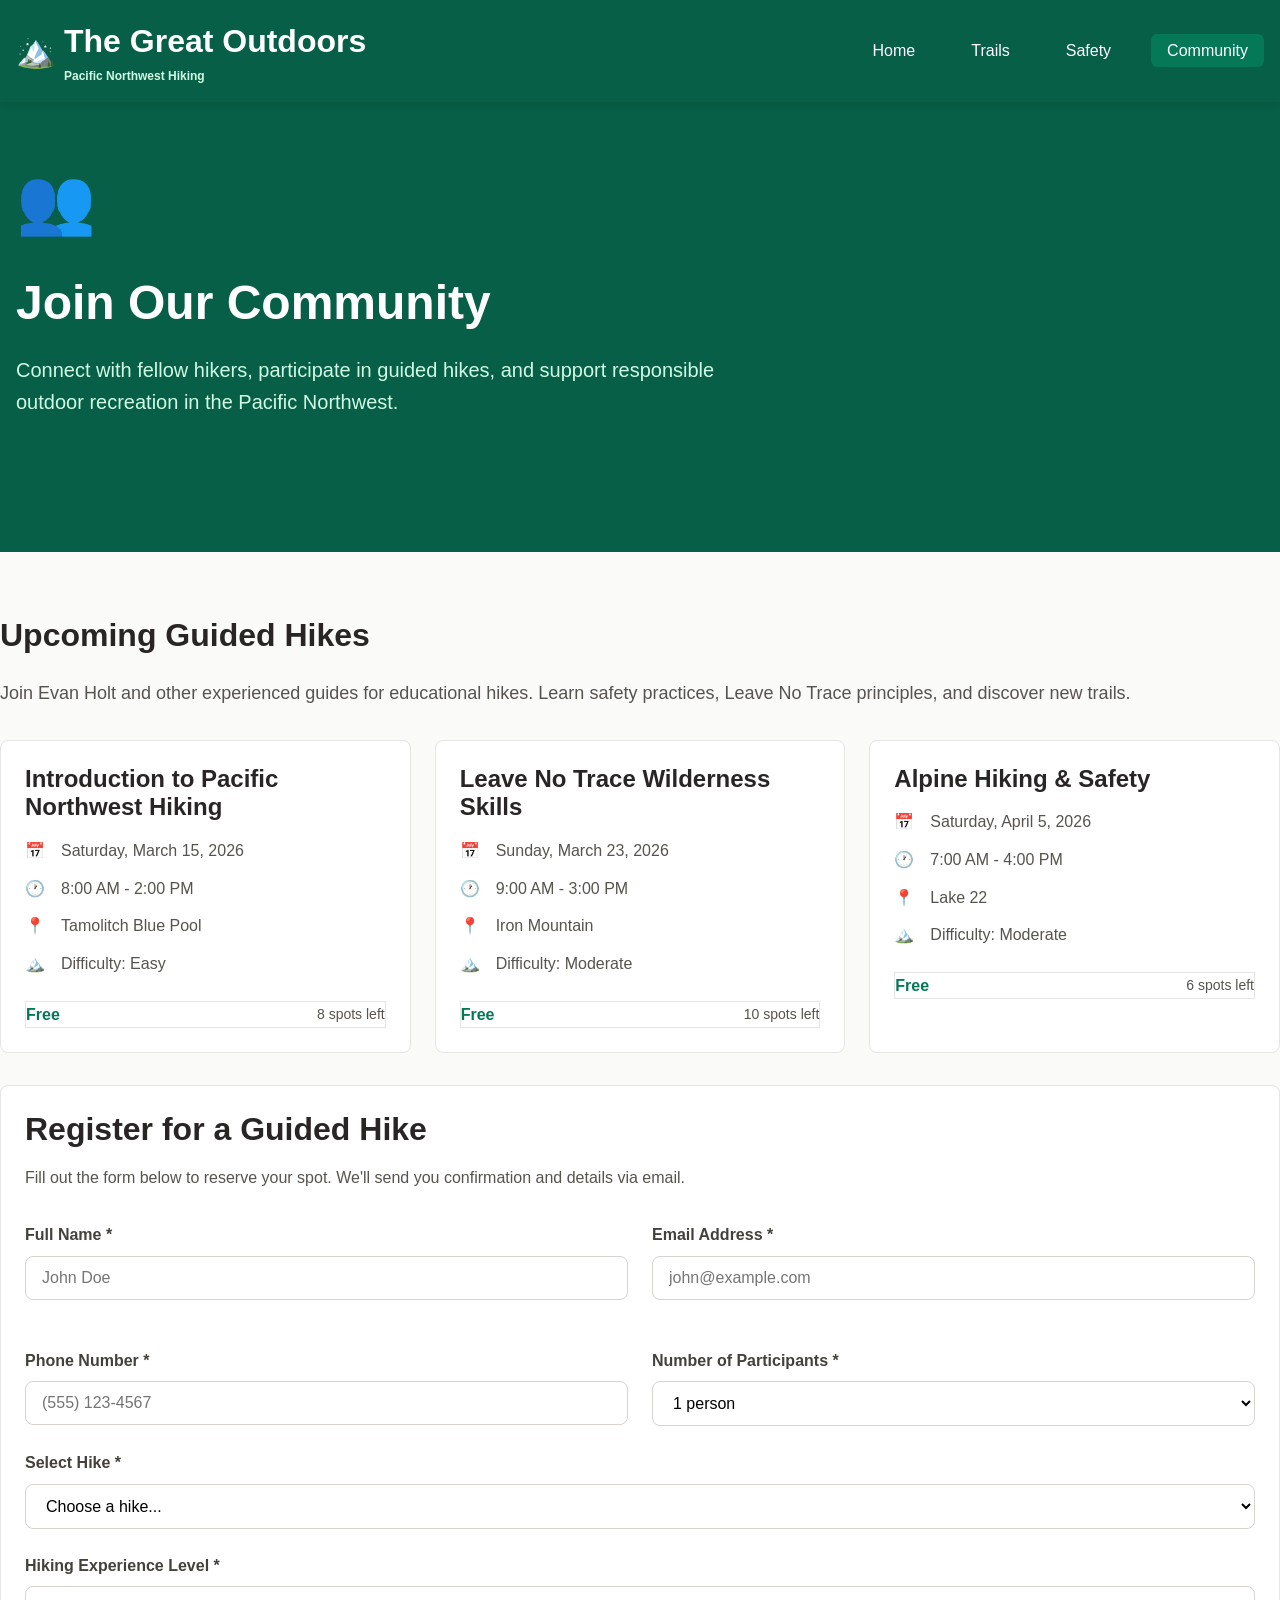
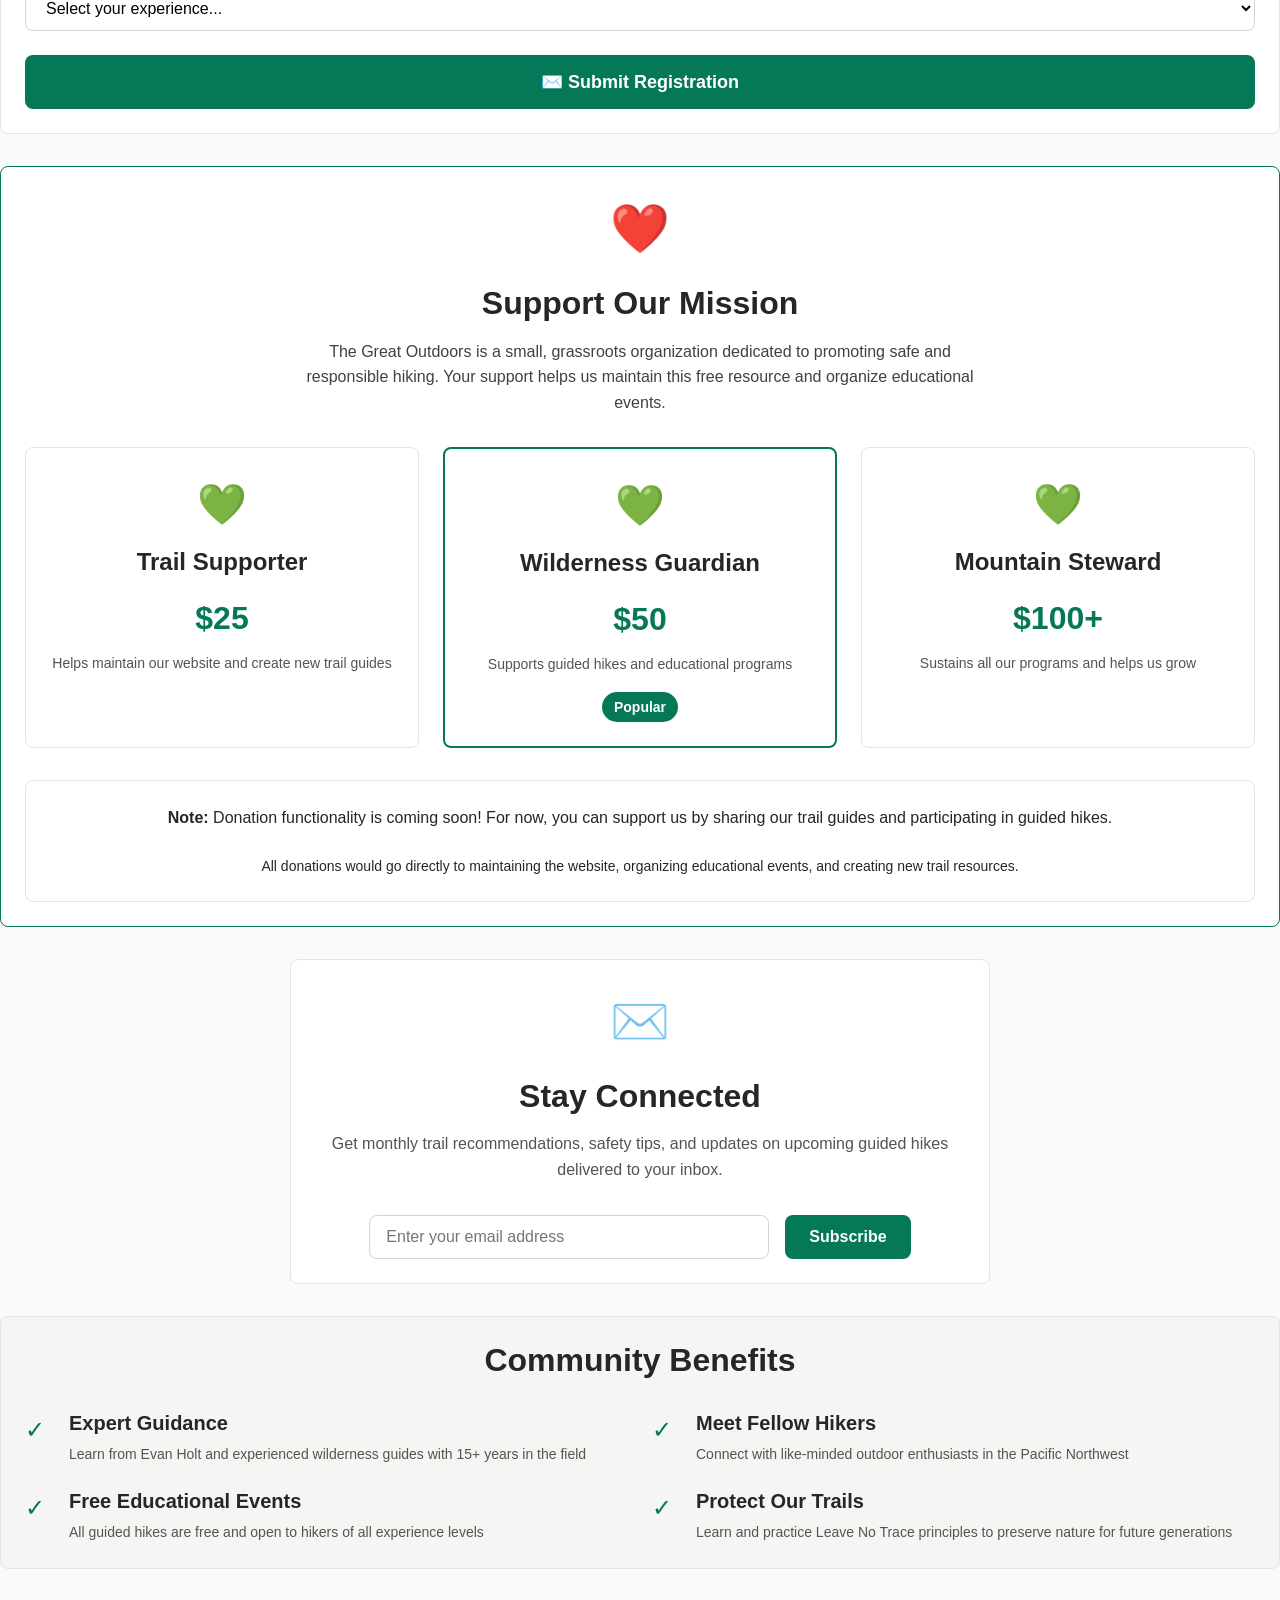
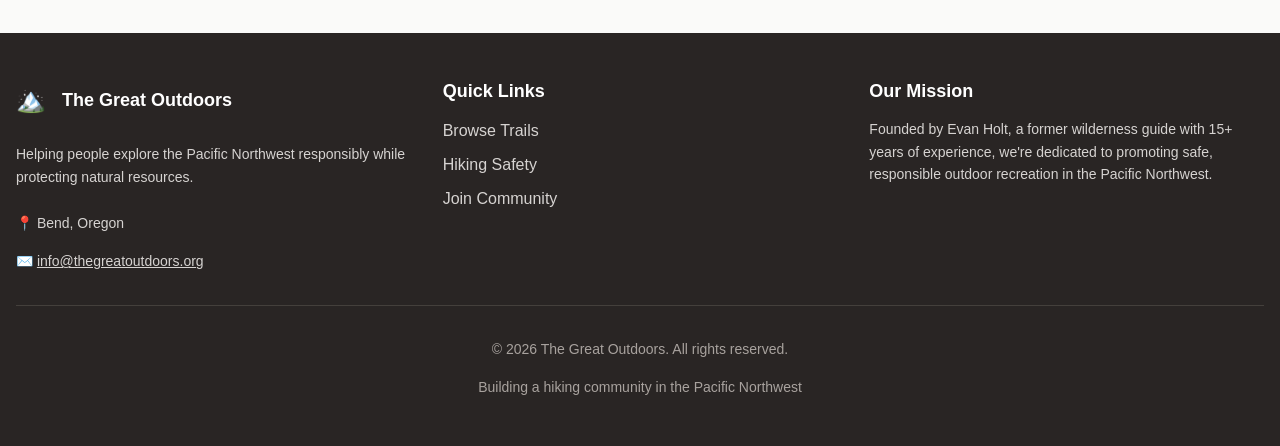
<file: pages/community.html>
<!doctype html>
<html lang="en">
  <head>
    <meta charset="UTF-8" />
    <meta name="viewport" content="width=device-width, initial-scale=1.0" />
    <meta
      name="description"
      content="Join The Great Outdoors hiking community. Register for guided hikes, support our mission, and connect with fellow outdoor enthusiasts."
    />
    <title>Community - The Great Outdoors</title>

    <link rel="stylesheet" href="../styles/framework.css" />
    <link rel="stylesheet" href="../styles/styles.css" />
  </head>
  <body>
    <!-- NAVIGATION -->
    <nav class="navbar">
      <div class="container navbar-container">
        <a href="../index.html" class="navbar-brand">
          <span>🏔️</span>
          <div>
            <div>The Great Outdoors</div>
            <div class="text-xs text-emerald-100">Pacific Northwest Hiking</div>
          </div>
        </a>

        <button
          class="navbar-toggle"
          id="navToggle"
          aria-label="Toggle navigation"
        >
          ☰
        </button>

        <ul class="navbar-nav" id="navMenu">
          <li><a href="../index.html" class="nav-link">Home</a></li>
          <li><a href="trails.html" class="nav-link">Trails</a></li>
          <li><a href="safety.html" class="nav-link">Safety</a></li>
          <li>
            <a href="community.html" class="nav-link active">Community</a>
          </li>
        </ul>
      </div>
    </nav>

    <!-- HERO SECTION -->
    <section class="hero hero-sm">
      <div class="container">
        <div class="hero-content m-0">
          <div style="font-size: 4rem; margin-bottom: 1.5rem">👥</div>
          <h1 class="hero-title">Join Our Community</h1>
          <p class="hero-text">
            Connect with fellow hikers, participate in guided hikes, and support
            responsible outdoor recreation in the Pacific Northwest.
          </p>
        </div>
      </div>
    </section>

    <!-- MAIN CONTENT -->
    <div class="container section-lg">
      <!-- Upcoming Guided Hikes -->
      <section class="mb-4">
        <h2 class="mb-3">Upcoming Guided Hikes</h2>

        <p class="text-lg text-stone-600 mb-4">
          Join Evan Holt and other experienced guides for educational hikes.
          Learn safety practices, Leave No Trace principles, and discover new
          trails.
        </p>

        <div class="grid grid-cols-3 gap-3 mb-4">
          <div class="card">
            <h3>Introduction to Pacific Northwest Hiking</h3>

            <div
              style="
                display: flex;
                flex-direction: column;
                gap: 0.75rem;
                margin-bottom: 1.5rem;
              "
            >
              <div class="flex items-start gap-2 text-stone-600">
                <span>📅</span>
                <span>Saturday, March 15, 2026</span>
              </div>
              <div class="flex items-start gap-2 text-stone-600">
                <span>🕐</span>
                <span>8:00 AM - 2:00 PM</span>
              </div>
              <div class="flex items-start gap-2 text-stone-600">
                <span>📍</span>
                <span>Tamolitch Blue Pool</span>
              </div>
              <div class="flex items-start gap-2 text-stone-600">
                <span>🏔️</span>
                <span>Difficulty: Easy</span>
              </div>
            </div>

            <div
              class="flex justify-between items-center pt-3 border"
              style="border-top: 1px solid #e7e5e4"
            >
              <span class="text-emerald-700 font-semibold">Free</span>
              <span class="text-sm text-stone-600">8 spots left</span>
            </div>
          </div>

          <div class="card">
            <h3>Leave No Trace Wilderness Skills</h3>

            <div
              style="
                display: flex;
                flex-direction: column;
                gap: 0.75rem;
                margin-bottom: 1.5rem;
              "
            >
              <div class="flex items-start gap-2 text-stone-600">
                <span>📅</span>
                <span>Sunday, March 23, 2026</span>
              </div>
              <div class="flex items-start gap-2 text-stone-600">
                <span>🕐</span>
                <span>9:00 AM - 3:00 PM</span>
              </div>
              <div class="flex items-start gap-2 text-stone-600">
                <span>📍</span>
                <span>Iron Mountain</span>
              </div>
              <div class="flex items-start gap-2 text-stone-600">
                <span>🏔️</span>
                <span>Difficulty: Moderate</span>
              </div>
            </div>

            <div
              class="flex justify-between items-center pt-3 border"
              style="border-top: 1px solid #e7e5e4"
            >
              <span class="text-emerald-700 font-semibold">Free</span>
              <span class="text-sm text-stone-600">10 spots left</span>
            </div>
          </div>

          <div class="card">
            <h3>Alpine Hiking &amp; Safety</h3>

            <div
              style="
                display: flex;
                flex-direction: column;
                gap: 0.75rem;
                margin-bottom: 1.5rem;
              "
            >
              <div class="flex items-start gap-2 text-stone-600">
                <span>📅</span>
                <span>Saturday, April 5, 2026</span>
              </div>
              <div class="flex items-start gap-2 text-stone-600">
                <span>🕐</span>
                <span>7:00 AM - 4:00 PM</span>
              </div>
              <div class="flex items-start gap-2 text-stone-600">
                <span>📍</span>
                <span>Lake 22</span>
              </div>
              <div class="flex items-start gap-2 text-stone-600">
                <span>🏔️</span>
                <span>Difficulty: Moderate</span>
              </div>
            </div>

            <div
              class="flex justify-between items-center pt-3 border"
              style="border-top: 1px solid #e7e5e4"
            >
              <span class="text-emerald-700 font-semibold">Free</span>
              <span class="text-sm text-stone-600">6 spots left</span>
            </div>
          </div>
        </div>
      </section>

      <!-- Registration Form -->
      <section class="card mb-4">
        <h2 class="mb-2">Register for a Guided Hike</h2>
        <p class="text-stone-600 mb-4">
          Fill out the form below to reserve your spot. We'll send you
          confirmation and details via email.
        </p>

        <!-- Success message (hidden by default) -->
        <div
          id="hikeFormSuccess"
          class="alert alert-success"
          style="display: none"
        >
          <strong>✓ Registration Received!</strong><br />
          Thank you for registering. We'll send you confirmation details
          shortly.
        </div>

        <!-- Registration form -->
        <form id="hikeRegistrationForm">
          <div class="grid grid-cols-2 gap-3">
            <!-- Name -->
            <div class="form-group">
              <label for="hikeName" class="form-label">Full Name *</label>
              <input
                type="text"
                id="hikeName"
                class="form-control"
                required
                placeholder="John Doe"
              />
            </div>

            <!-- Email -->
            <div class="form-group">
              <label for="hikeEmail" class="form-label">Email Address *</label>
              <input
                type="email"
                id="hikeEmail"
                class="form-control"
                required
                placeholder="john@example.com"
              />
            </div>

            <!-- Phone -->
            <div class="form-group">
              <label for="hikePhone" class="form-label">Phone Number *</label>
              <input
                type="tel"
                id="hikePhone"
                class="form-control"
                required
                placeholder="(555) 123-4567"
              />
            </div>

            <!-- Participants -->
            <div class="form-group">
              <label for="hikeParticipants" class="form-label"
                >Number of Participants *</label
              >
              <select id="hikeParticipants" class="form-control" required>
                <option value="1">1 person</option>
                <option value="2">2 people</option>
                <option value="3">3 people</option>
                <option value="4">4 people</option>
                <option value="5">5+ people</option>
              </select>
            </div>
          </div>

          <!-- Select Hike -->
          <div class="form-group">
            <label for="selectedHike" class="form-label">Select Hike *</label>
            <select id="selectedHike" class="form-control" required>
              <option value="">Choose a hike...</option>
              <option value="hike-1">
                Introduction to Pacific Northwest Hiking - March 15, 2026
              </option>
              <option value="hike-2">
                Leave No Trace Wilderness Skills - March 23, 2026
              </option>
              <option value="hike-3">
                Alpine Hiking & Safety - April 5, 2026
              </option>
            </select>
          </div>

          <!-- Experience Level -->
          <div class="form-group">
            <label for="hikeExperience" class="form-label"
              >Hiking Experience Level *</label
            >
            <select id="hikeExperience" class="form-control" required>
              <option value="">Select your experience...</option>
              <option value="beginner">
                Beginner - First time or limited experience
              </option>
              <option value="intermediate">
                Intermediate - Regular hiker, comfortable with moderate trails
              </option>
              <option value="advanced">
                Advanced - Experienced with difficult trails
              </option>
            </select>
          </div>

          <!-- Submit Button -->
          <button type="submit" class="btn btn-primary btn-lg btn-block">
            ✉️ Submit Registration
          </button>
        </form>
      </section>
      <!-- Support Section -->
      <section class="card mb-4 bg-emerald-50 border-emerald">
        <div class="text-center mb-4">
          <span style="font-size: 3rem; display: block; margin-bottom: 1rem"
            >❤️</span
          >
          <h2>Support Our Mission</h2>
          <p class="text-stone-700" style="max-width: 700px; margin: 0 auto">
            The Great Outdoors is a small, grassroots organization dedicated to
            promoting safe and responsible hiking. Your support helps us
            maintain this free resource and organize educational events.
          </p>
        </div>

        <div class="grid grid-cols-3 gap-3 mb-4">
          <!-- Tier 1 -->
          <div class="card text-center">
            <span
              style="
                font-size: 2.5rem;
                display: block;
                color: #047857;
                margin-bottom: 0.75rem;
              "
              >💚</span
            >
            <h3>Trail Supporter</h3>
            <p
              class="text-emerald-700"
              style="font-size: 2rem; font-weight: bold; margin: 0.5rem 0"
            >
              $25
            </p>
            <p class="text-sm text-stone-600">
              Helps maintain our website and create new trail guides
            </p>
          </div>

          <!-- Tier 2 -->
          <div
            class="card text-center border-emerald"
            style="border-width: 2px"
          >
            <span
              style="
                font-size: 2.5rem;
                display: block;
                color: #047857;
                margin-bottom: 0.75rem;
              "
              >💚</span
            >
            <h3>Wilderness Guardian</h3>
            <p
              class="text-emerald-700"
              style="font-size: 2rem; font-weight: bold; margin: 0.5rem 0"
            >
              $50
            </p>
            <p class="text-sm text-stone-600 mb-2">
              Supports guided hikes and educational programs
            </p>
            <span class="badge badge-emerald">Popular</span>
          </div>

          <!-- Tier 3 -->
          <div class="card text-center">
            <span
              style="
                font-size: 2.5rem;
                display: block;
                color: #047857;
                margin-bottom: 0.75rem;
              "
              >💚</span
            >
            <h3>Mountain Steward</h3>
            <p
              class="text-emerald-700"
              style="font-size: 2rem; font-weight: bold; margin: 0.5rem 0"
            >
              $100+
            </p>
            <p class="text-sm text-stone-600">
              Sustains all our programs and helps us grow
            </p>
          </div>
        </div>

        <!-- Donation Note -->
        <div class="card text-center">
          <p class="mb-3">
            <strong>Note:</strong> Donation functionality is coming soon! For
            now, you can support us by sharing our trail guides and
            participating in guided hikes.
          </p>
          <p class="text-sm text-stone-500 m-0">
            All donations would go directly to maintaining the website,
            organizing educational events, and creating new trail resources.
          </p>
        </div>
      </section>
      <!-- Newsletter Signup -->
      <section
        class="card text-center"
        style="max-width: 700px; margin: 0 auto"
      >
        <span style="font-size: 3rem; display: block; margin-bottom: 1rem"
          >✉️</span
        >

        <h2>Stay Connected</h2>

        <p class="text-stone-600 mb-4">
          Get monthly trail recommendations, safety tips, and updates on
          upcoming guided hikes delivered to your inbox.
        </p>

        <div
          id="newsletterSuccess"
          class="alert alert-success"
          style="display: none"
        >
          <strong>✓ Thanks for subscribing!</strong>
          Check your email for confirmation.
        </div>

        <form
          id="newsletterForm"
          class="flex gap-2 flex-wrap"
          style="justify-content: center"
        >
          <input
            type="email"
            id="newsletterEmail"
            class="form-control"
            required
            placeholder="Enter your email address"
            style="flex: 1; max-width: 400px"
          />

          <button type="submit" class="btn btn-primary">Subscribe</button>
        </form>
      </section>
      <!-- Community Benefits -->
      <section class="card mt-4" style="background-color: #f5f5f4">
        <h2 class="text-center mb-4">Community Benefits</h2>

        <div class="grid grid-cols-2 gap-3">
          <div class="flex items-start gap-3">
            <span style="font-size: 1.5rem; color: #047857">✓</span>
            <div>
              <h4 class="mb-1">Expert Guidance</h4>
              <p class="text-sm text-stone-600 m-0">
                Learn from Evan Holt and experienced wilderness guides with 15+
                years in the field
              </p>
            </div>
          </div>

          <div class="flex items-start gap-3">
            <span style="font-size: 1.5rem; color: #047857">✓</span>
            <div>
              <h4 class="mb-1">Meet Fellow Hikers</h4>
              <p class="text-sm text-stone-600 m-0">
                Connect with like-minded outdoor enthusiasts in the Pacific
                Northwest
              </p>
            </div>
          </div>

          <div class="flex items-start gap-3">
            <span style="font-size: 1.5rem; color: #047857">✓</span>
            <div>
              <h4 class="mb-1">Free Educational Events</h4>
              <p class="text-sm text-stone-600 m-0">
                All guided hikes are free and open to hikers of all experience
                levels
              </p>
            </div>
          </div>

          <div class="flex items-start gap-3">
            <span style="font-size: 1.5rem; color: #047857">✓</span>
            <div>
              <h4 class="mb-1">Protect Our Trails</h4>
              <p class="text-sm text-stone-600 m-0">
                Learn and practice Leave No Trace principles to preserve nature
                for future generations
              </p>
            </div>
          </div>
        </div>
      </section>
    </div>

    <!-- FOOTER -->
    <footer class="footer">
      <div class="container">
        <div class="grid grid-cols-3 gap-4">
          <div>
            <div class="flex items-center gap-2 mb-3">
              <span style="font-size: 1.5rem">🏔️</span>
              <span class="font-bold text-lg" style="color: white"
                >The Great Outdoors</span
              >
            </div>
            <p class="text-sm mb-3">
              Helping people explore the Pacific Northwest responsibly while
              protecting natural resources.
            </p>
            <div class="text-sm">
              <div class="mb-2">📍 Bend, Oregon</div>
              <div>
                ✉️
                <a
                  href="mailto:info@thegreatoutdoors.org"
                  style="color: #d6d3d1"
                  >info@thegreatoutdoors.org</a
                >
              </div>
            </div>
          </div>

          <div>
            <h3>Quick Links</h3>
            <ul class="footer-links">
              <li><a href="trails.html">Browse Trails</a></li>
              <li><a href="safety.html">Hiking Safety</a></li>
              <li><a href="community.html">Join Community</a></li>
            </ul>
          </div>

          <div>
            <h3>Our Mission</h3>
            <p class="text-sm">
              Founded by Evan Holt, a former wilderness guide with 15+ years of
              experience, we're dedicated to promoting safe, responsible outdoor
              recreation in the Pacific Northwest.
            </p>
          </div>
        </div>

        <div class="footer-bottom">
          <p>
            &copy; <span id="currentYear"></span> The Great Outdoors. All rights
            reserved.
          </p>
          <p class="mt-1">
            Building a hiking community in the Pacific Northwest
          </p>
        </div>
      </div>
    </footer>

    <!-- JAVASCRIPT -->
    <script src="../scripts/trails-data.js"></script>
    <script src="../scripts/main.js"></script>
    <script src="../scripts/community.js"></script>
  </body>
</html>
</file>
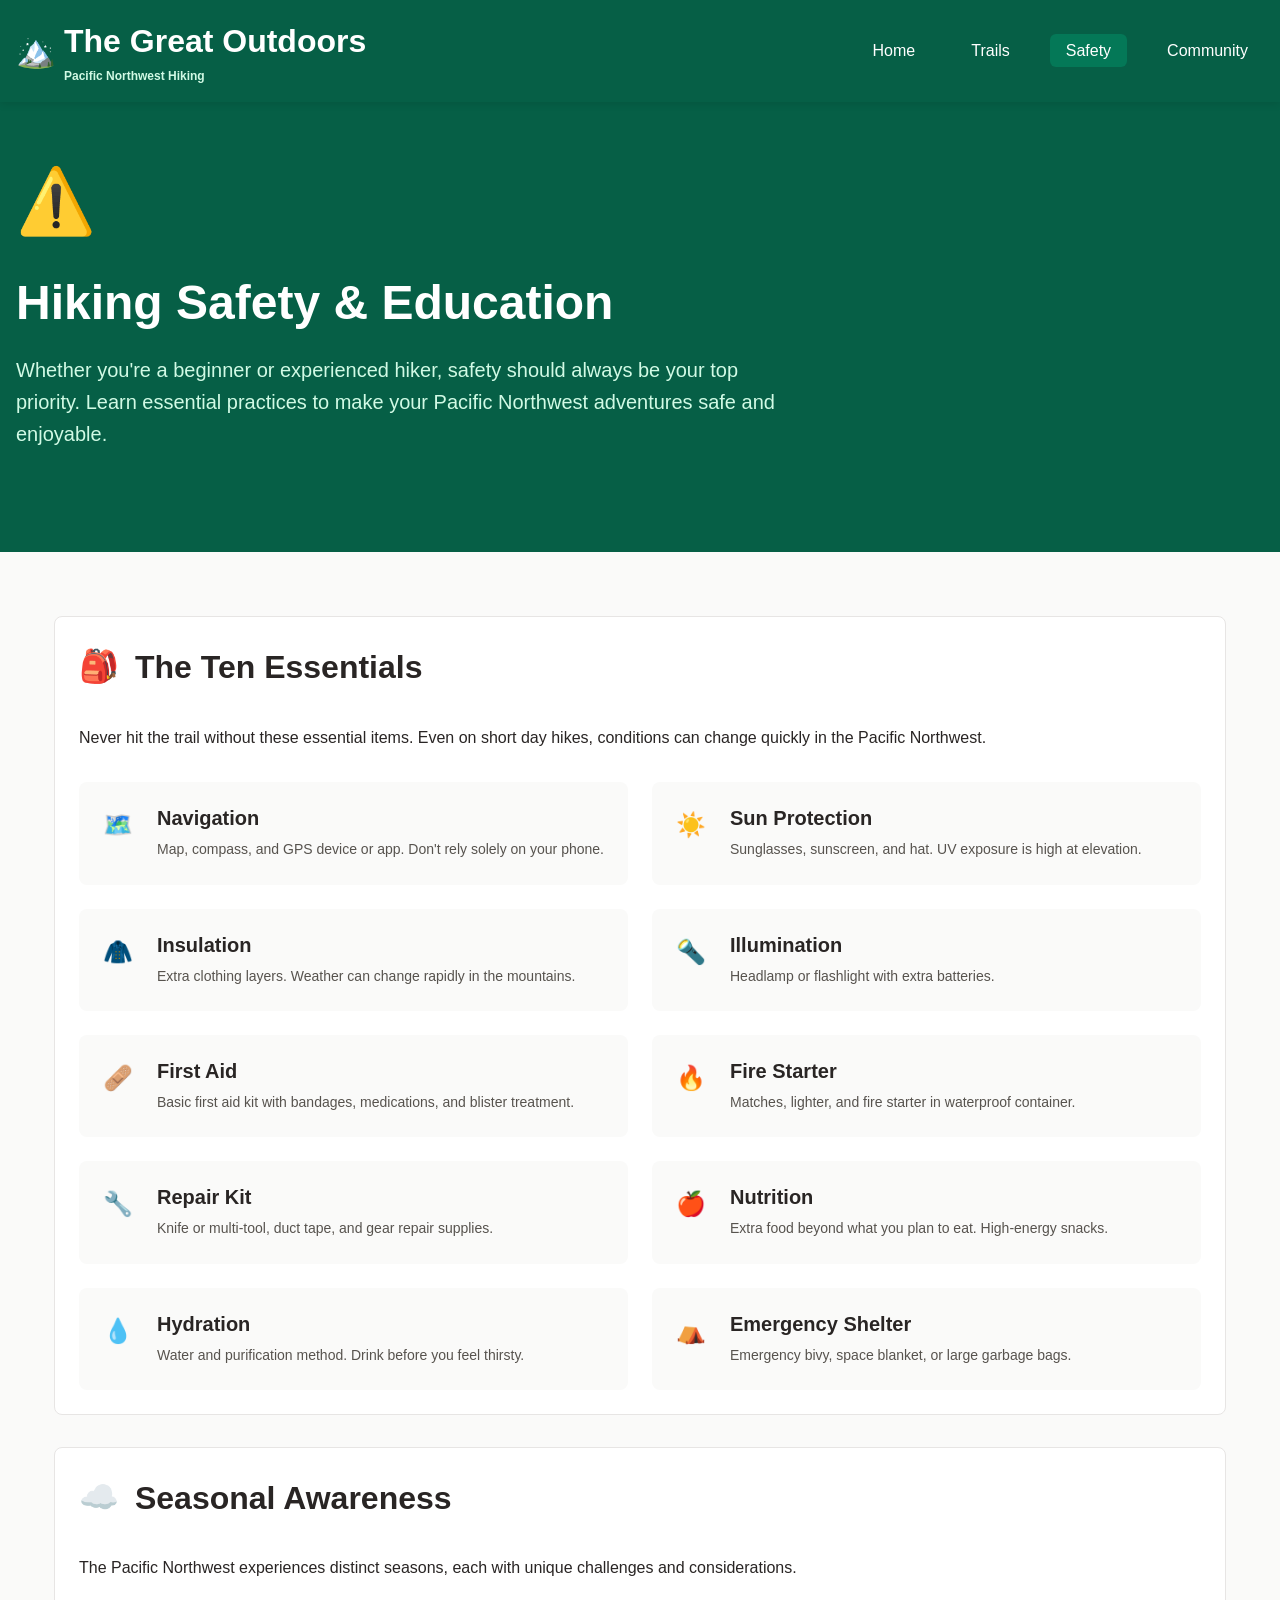
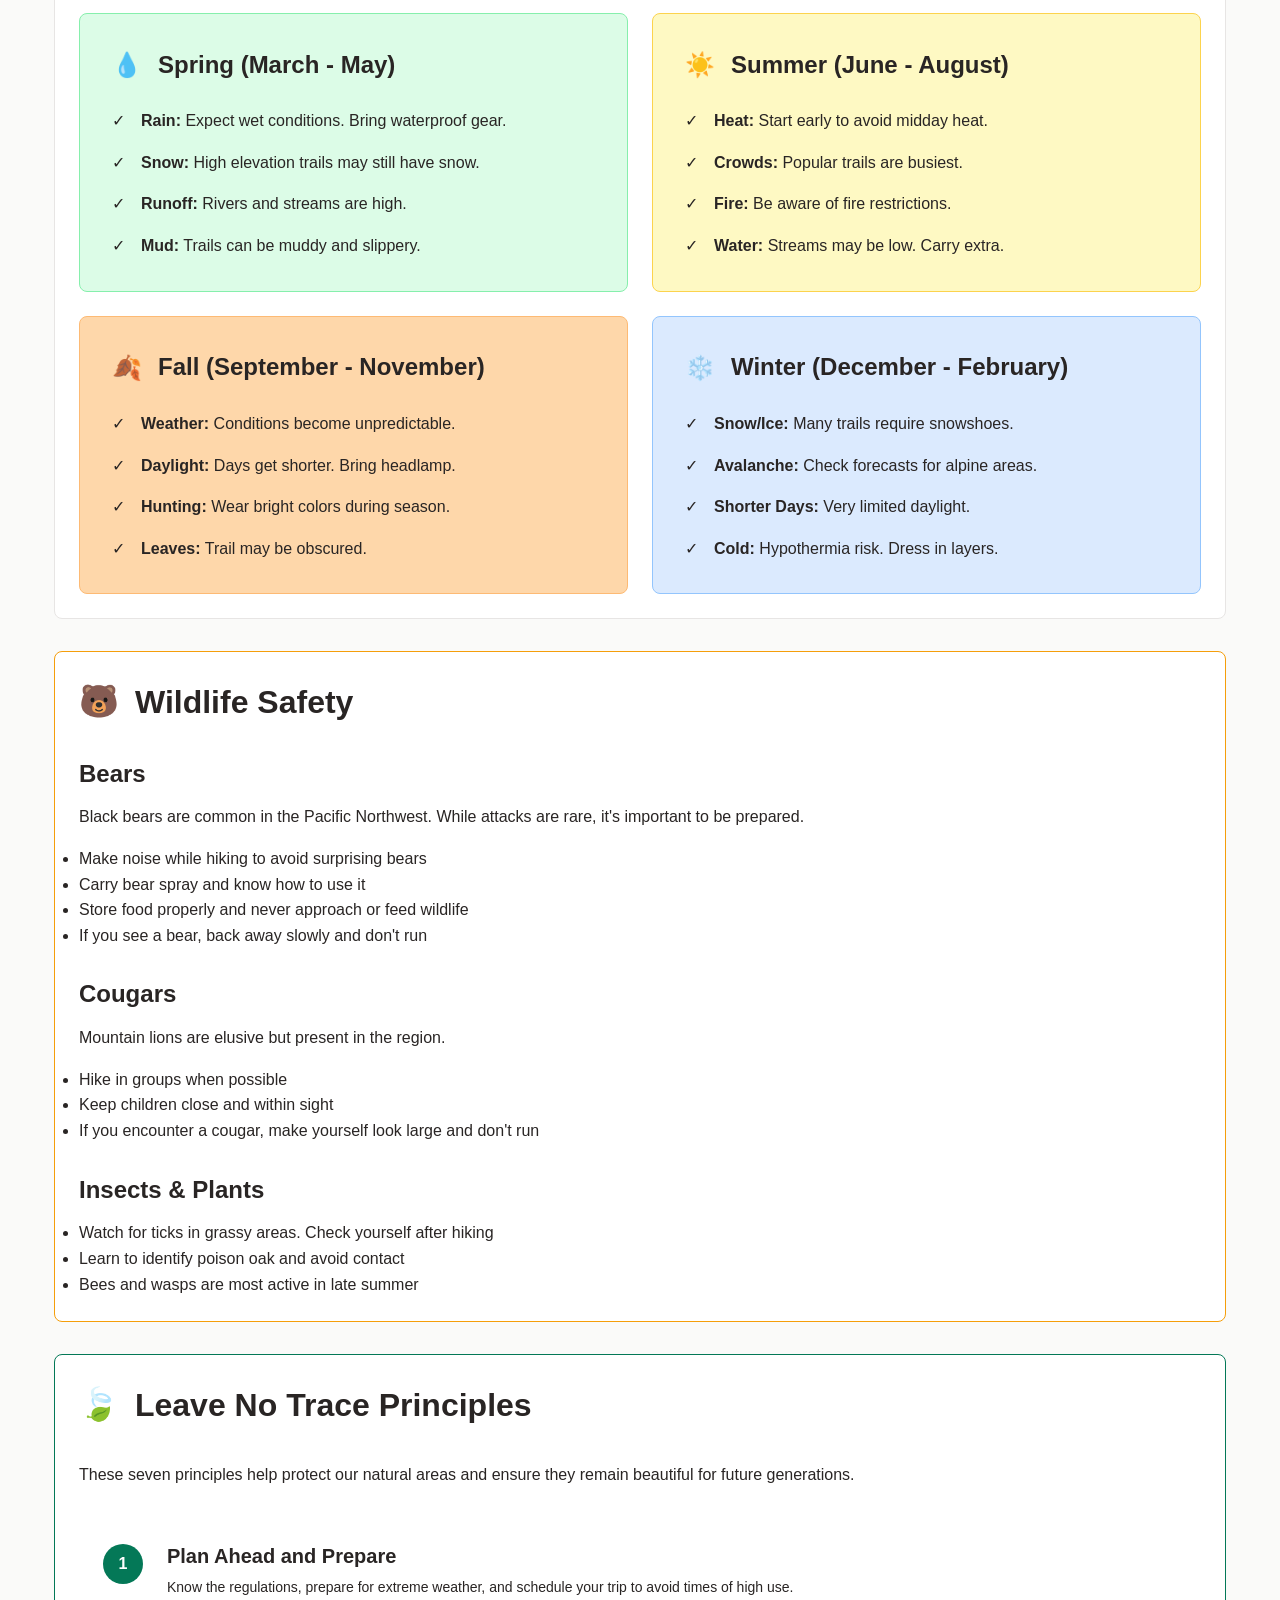
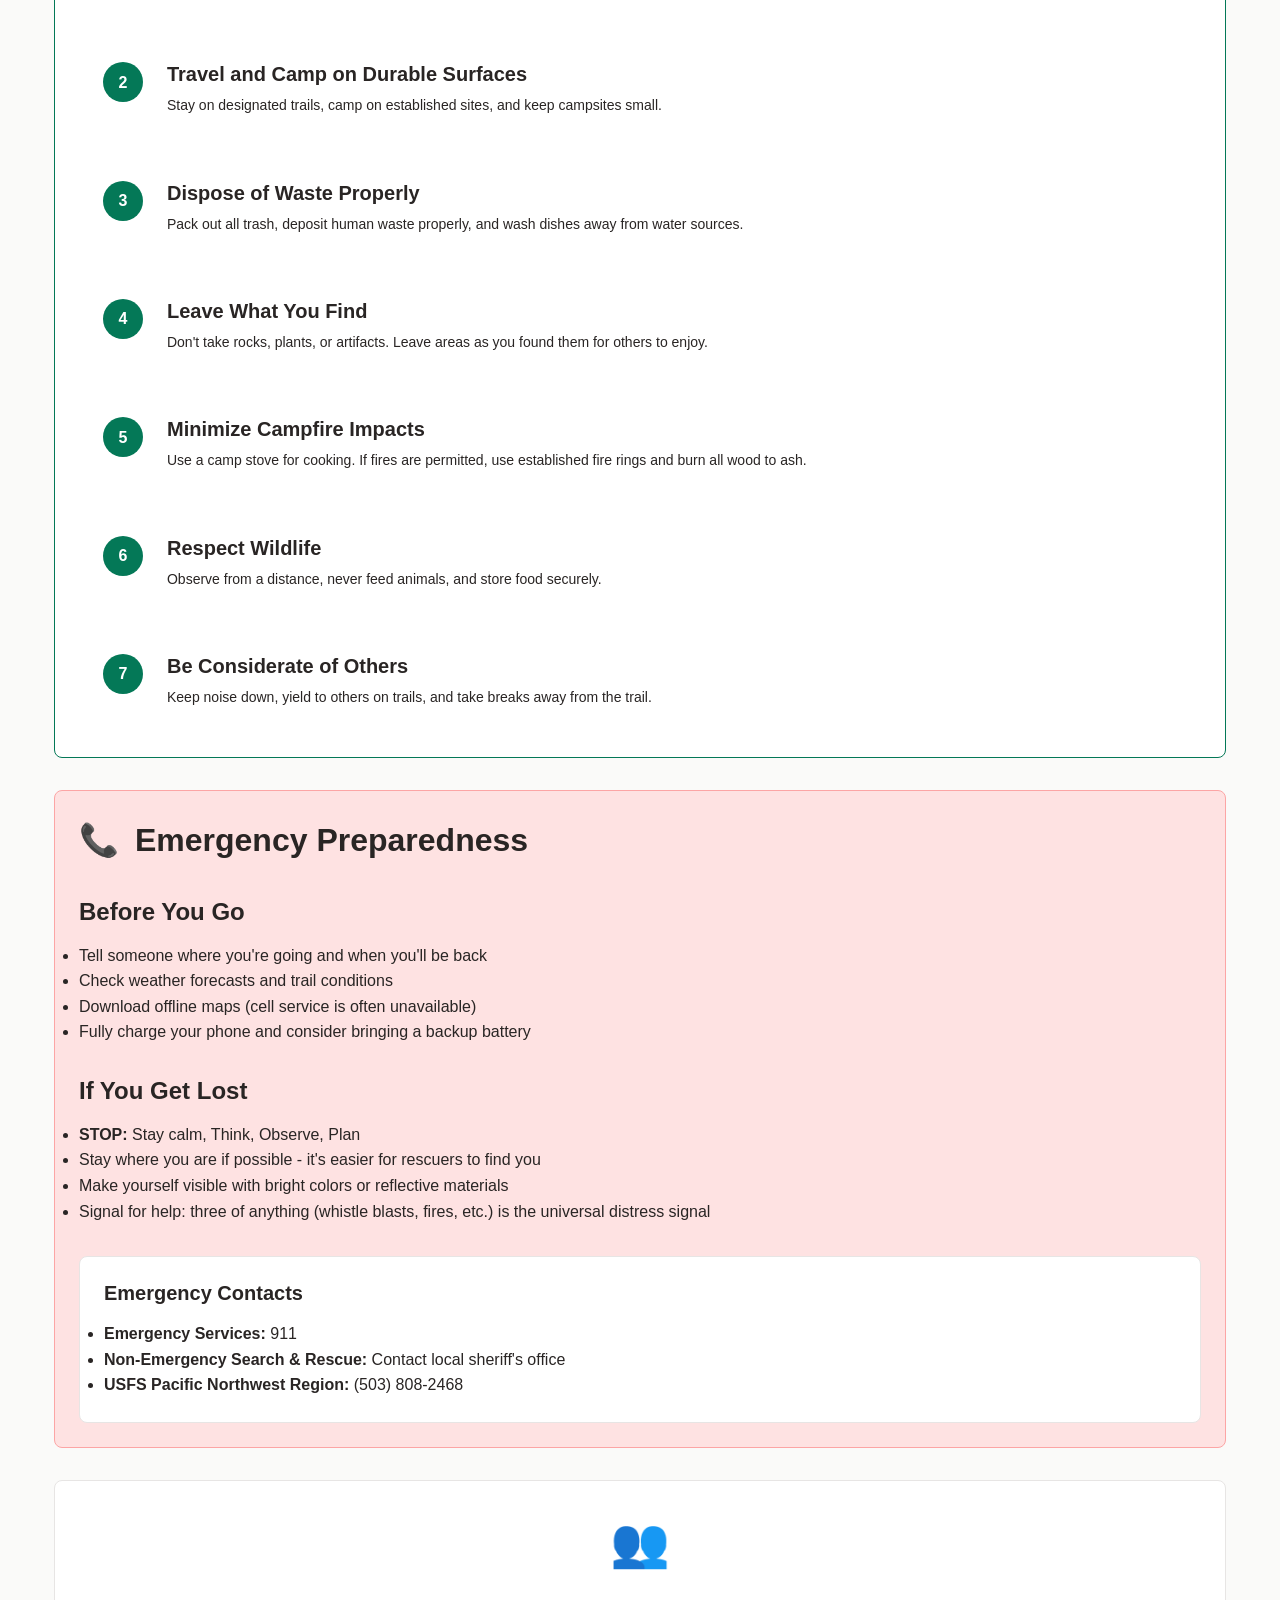
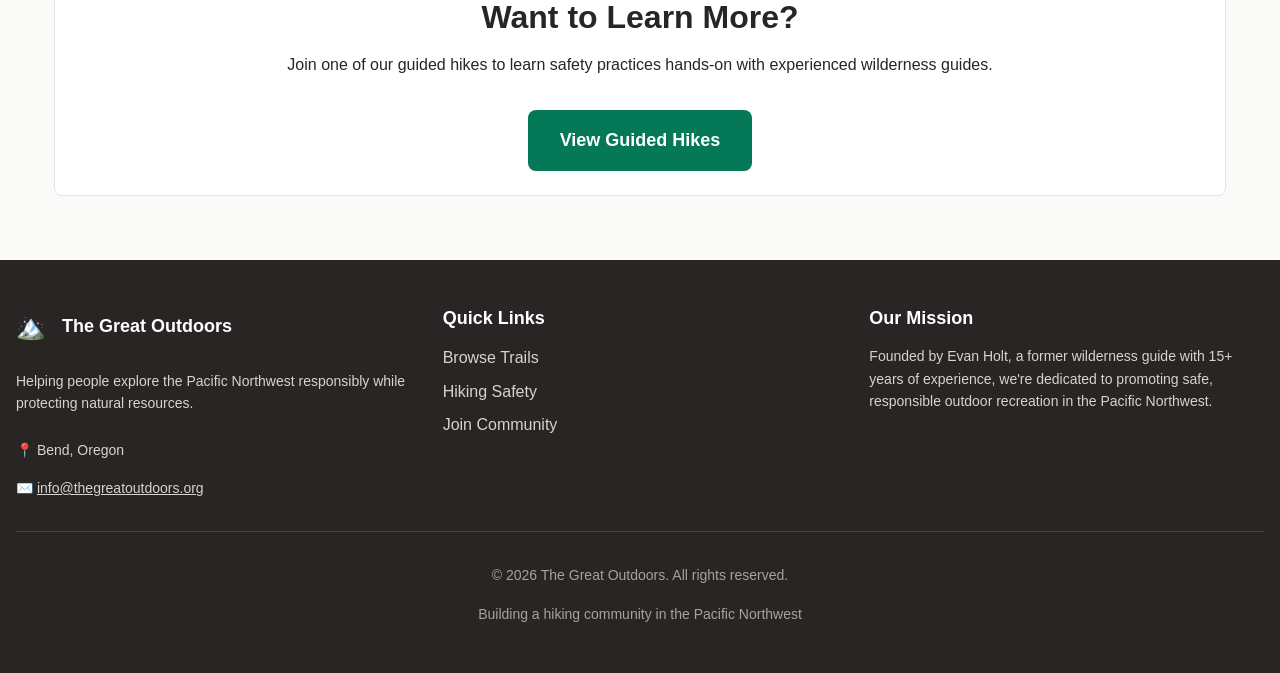
<file: pages/safety.html>
<!doctype html>
<html lang="en">
  <head>
    <meta charset="UTF-8" />
    <meta name="viewport" content="width=device-width, initial-scale=1.0" />
    <meta
      name="description"
      content="Essential hiking safety tips for the Pacific Northwest including The Ten Essentials, seasonal awareness, and Leave No Trace principles."
    />
    <title>Hiking Safety & Education - The Great Outdoors</title>

    <link rel="stylesheet" href="../styles/framework.css" />
    <link rel="stylesheet" href="../styles/styles.css" />
  </head>
  <body>
    <!-- NAVIGATION -->
    <nav class="navbar">
      <div class="container navbar-container">
        <a href="../index.html" class="navbar-brand">
          <span>🏔️</span>
          <div>
            <div>The Great Outdoors</div>
            <div class="text-xs text-emerald-100">Pacific Northwest Hiking</div>
          </div>
        </a>

        <button
          class="navbar-toggle"
          id="navToggle"
          aria-label="Toggle navigation"
        >
          ☰
        </button>

        <ul class="navbar-nav" id="navMenu">
          <li><a href="../index.html" class="nav-link">Home</a></li>
          <li><a href="trails.html" class="nav-link">Trails</a></li>
          <li><a href="safety.html" class="nav-link active">Safety</a></li>
          <li><a href="community.html" class="nav-link">Community</a></li>
        </ul>
      </div>
    </nav>

    <!-- HERO SECTION -->
    <section class="hero hero-sm">
      <div class="container">
        <div class="hero-content m-0">
          <div style="font-size: 4rem; margin-bottom: 1.5rem">⚠️</div>
          <h1 class="hero-title">Hiking Safety & Education</h1>
          <p class="hero-text">
            Whether you're a beginner or experienced hiker, safety should always
            be your top priority. Learn essential practices to make your Pacific
            Northwest adventures safe and enjoyable.
          </p>
        </div>
      </div>
    </section>

    <!-- MAIN CONTENT -->
    <div class="container section-lg">
      <!-- The Ten Essentials -->
      <section class="card mb-4">
        <div class="flex items-center gap-2 mb-4">
          <span style="font-size: 2rem">🎒</span>
          <h2 class="m-0">The Ten Essentials</h2>
        </div>
        <p class="mb-4">
          Never hit the trail without these essential items. Even on short day
          hikes, conditions can change quickly in the Pacific Northwest.
        </p>

        <div class="grid grid-cols-2 gap-3">
          <div class="flex items-start gap-3 p-3 bg-stone-50 rounded">
            <span style="font-size: 1.5rem">🗺️</span>
            <div>
              <h4 class="mb-1">Navigation</h4>
              <p class="text-sm text-stone-600 m-0">
                Map, compass, and GPS device or app. Don't rely solely on your
                phone.
              </p>
            </div>
          </div>

          <div class="flex items-start gap-3 p-3 bg-stone-50 rounded">
            <span style="font-size: 1.5rem">☀️</span>
            <div>
              <h4 class="mb-1">Sun Protection</h4>
              <p class="text-sm text-stone-600 m-0">
                Sunglasses, sunscreen, and hat. UV exposure is high at
                elevation.
              </p>
            </div>
          </div>

          <div class="flex items-start gap-3 p-3 bg-stone-50 rounded">
            <span style="font-size: 1.5rem">🧥</span>
            <div>
              <h4 class="mb-1">Insulation</h4>
              <p class="text-sm text-stone-600 m-0">
                Extra clothing layers. Weather can change rapidly in the
                mountains.
              </p>
            </div>
          </div>

          <div class="flex items-start gap-3 p-3 bg-stone-50 rounded">
            <span style="font-size: 1.5rem">🔦</span>
            <div>
              <h4 class="mb-1">Illumination</h4>
              <p class="text-sm text-stone-600 m-0">
                Headlamp or flashlight with extra batteries.
              </p>
            </div>
          </div>

          <div class="flex items-start gap-3 p-3 bg-stone-50 rounded">
            <span style="font-size: 1.5rem">🩹</span>
            <div>
              <h4 class="mb-1">First Aid</h4>
              <p class="text-sm text-stone-600 m-0">
                Basic first aid kit with bandages, medications, and blister
                treatment.
              </p>
            </div>
          </div>

          <div class="flex items-start gap-3 p-3 bg-stone-50 rounded">
            <span style="font-size: 1.5rem">🔥</span>
            <div>
              <h4 class="mb-1">Fire Starter</h4>
              <p class="text-sm text-stone-600 m-0">
                Matches, lighter, and fire starter in waterproof container.
              </p>
            </div>
          </div>

          <div class="flex items-start gap-3 p-3 bg-stone-50 rounded">
            <span style="font-size: 1.5rem">🔧</span>
            <div>
              <h4 class="mb-1">Repair Kit</h4>
              <p class="text-sm text-stone-600 m-0">
                Knife or multi-tool, duct tape, and gear repair supplies.
              </p>
            </div>
          </div>

          <div class="flex items-start gap-3 p-3 bg-stone-50 rounded">
            <span style="font-size: 1.5rem">🍎</span>
            <div>
              <h4 class="mb-1">Nutrition</h4>
              <p class="text-sm text-stone-600 m-0">
                Extra food beyond what you plan to eat. High-energy snacks.
              </p>
            </div>
          </div>

          <div class="flex items-start gap-3 p-3 bg-stone-50 rounded">
            <span style="font-size: 1.5rem">💧</span>
            <div>
              <h4 class="mb-1">Hydration</h4>
              <p class="text-sm text-stone-600 m-0">
                Water and purification method. Drink before you feel thirsty.
              </p>
            </div>
          </div>

          <div class="flex items-start gap-3 p-3 bg-stone-50 rounded">
            <span style="font-size: 1.5rem">⛺</span>
            <div>
              <h4 class="mb-1">Emergency Shelter</h4>
              <p class="text-sm text-stone-600 m-0">
                Emergency bivy, space blanket, or large garbage bags.
              </p>
            </div>
          </div>
        </div>
      </section>

      <!-- Seasonal Awareness -->
      <section class="card mb-4">
        <div class="flex items-center gap-2 mb-4">
          <span style="font-size: 2rem">☁️</span>
          <h2 class="m-0">Seasonal Awareness</h2>
        </div>
        <p class="mb-4">
          The Pacific Northwest experiences distinct seasons, each with unique
          challenges and considerations.
        </p>

        <div class="grid grid-cols-2 gap-3">
          <!-- Spring -->
          <div
            class="card p-4"
            style="background-color: #dcfce7; border-color: #86efac"
          >
            <div class="flex items-center gap-2 mb-3">
              <span style="font-size: 1.5rem">💧</span>
              <h3 class="m-0">Spring (March - May)</h3>
            </div>
            <ul style="list-style: none; padding: 0">
              <li class="flex items-start gap-2 mb-2">
                <span>✓</span>
                <span
                  ><strong>Rain:</strong> Expect wet conditions. Bring
                  waterproof gear.</span
                >
              </li>
              <li class="flex items-start gap-2 mb-2">
                <span>✓</span>
                <span
                  ><strong>Snow:</strong> High elevation trails may still have
                  snow.</span
                >
              </li>
              <li class="flex items-start gap-2 mb-2">
                <span>✓</span>
                <span
                  ><strong>Runoff:</strong> Rivers and streams are high.</span
                >
              </li>
              <li class="flex items-start gap-2">
                <span>✓</span>
                <span
                  ><strong>Mud:</strong> Trails can be muddy and slippery.</span
                >
              </li>
            </ul>
          </div>

          <!-- Summer -->
          <div
            class="card p-4"
            style="background-color: #fef9c3; border-color: #fcd34d"
          >
            <div class="flex items-center gap-2 mb-3">
              <span style="font-size: 1.5rem">☀️</span>
              <h3 class="m-0">Summer (June - August)</h3>
            </div>
            <ul style="list-style: none; padding: 0">
              <li class="flex items-start gap-2 mb-2">
                <span>✓</span>
                <span
                  ><strong>Heat:</strong> Start early to avoid midday
                  heat.</span
                >
              </li>
              <li class="flex items-start gap-2 mb-2">
                <span>✓</span>
                <span
                  ><strong>Crowds:</strong> Popular trails are busiest.</span
                >
              </li>
              <li class="flex items-start gap-2 mb-2">
                <span>✓</span>
                <span
                  ><strong>Fire:</strong> Be aware of fire restrictions.</span
                >
              </li>
              <li class="flex items-start gap-2">
                <span>✓</span>
                <span
                  ><strong>Water:</strong> Streams may be low. Carry
                  extra.</span
                >
              </li>
            </ul>
          </div>

          <!-- Fall -->
          <div
            class="card p-4"
            style="background-color: #fed7aa; border-color: #fdba74"
          >
            <div class="flex items-center gap-2 mb-3">
              <span style="font-size: 1.5rem">🍂</span>
              <h3 class="m-0">Fall (September - November)</h3>
            </div>
            <ul style="list-style: none; padding: 0">
              <li class="flex items-start gap-2 mb-2">
                <span>✓</span>
                <span
                  ><strong>Weather:</strong> Conditions become
                  unpredictable.</span
                >
              </li>
              <li class="flex items-start gap-2 mb-2">
                <span>✓</span>
                <span
                  ><strong>Daylight:</strong> Days get shorter. Bring
                  headlamp.</span
                >
              </li>
              <li class="flex items-start gap-2 mb-2">
                <span>✓</span>
                <span
                  ><strong>Hunting:</strong> Wear bright colors during
                  season.</span
                >
              </li>
              <li class="flex items-start gap-2">
                <span>✓</span>
                <span><strong>Leaves:</strong> Trail may be obscured.</span>
              </li>
            </ul>
          </div>

          <!-- Winter -->
          <div
            class="card p-4"
            style="background-color: #dbeafe; border-color: #93c5fd"
          >
            <div class="flex items-center gap-2 mb-3">
              <span style="font-size: 1.5rem">❄️</span>
              <h3 class="m-0">Winter (December - February)</h3>
            </div>
            <ul style="list-style: none; padding: 0">
              <li class="flex items-start gap-2 mb-2">
                <span>✓</span>
                <span
                  ><strong>Snow/Ice:</strong> Many trails require
                  snowshoes.</span
                >
              </li>
              <li class="flex items-start gap-2 mb-2">
                <span>✓</span>
                <span
                  ><strong>Avalanche:</strong> Check forecasts for alpine
                  areas.</span
                >
              </li>
              <li class="flex items-start gap-2 mb-2">
                <span>✓</span>
                <span
                  ><strong>Shorter Days:</strong> Very limited daylight.</span
                >
              </li>
              <li class="flex items-start gap-2">
                <span>✓</span>
                <span
                  ><strong>Cold:</strong> Hypothermia risk. Dress in
                  layers.</span
                >
              </li>
            </ul>
          </div>
        </div>
      </section>

      <!-- Wildlife Safety -->
      <section class="card mb-4 bg-amber-50 border-amber">
        <div class="flex items-center gap-2 mb-4">
          <span style="font-size: 2rem">🐻</span>
          <h2 class="m-0">Wildlife Safety</h2>
        </div>

        <div class="mb-4">
          <h3>Bears</h3>
          <p class="mb-2">
            Black bears are common in the Pacific Northwest. While attacks are
            rare, it's important to be prepared.
          </p>
          <ul>
            <li>Make noise while hiking to avoid surprising bears</li>
            <li>Carry bear spray and know how to use it</li>
            <li>Store food properly and never approach or feed wildlife</li>
            <li>If you see a bear, back away slowly and don't run</li>
          </ul>
        </div>

        <div class="mb-4">
          <h3>Cougars</h3>
          <p class="mb-2">
            Mountain lions are elusive but present in the region.
          </p>
          <ul>
            <li>Hike in groups when possible</li>
            <li>Keep children close and within sight</li>
            <li>
              If you encounter a cougar, make yourself look large and don't run
            </li>
          </ul>
        </div>

        <div>
          <h3>Insects & Plants</h3>
          <ul>
            <li>
              Watch for ticks in grassy areas. Check yourself after hiking
            </li>
            <li>Learn to identify poison oak and avoid contact</li>
            <li>Bees and wasps are most active in late summer</li>
          </ul>
        </div>
      </section>

      <!-- Leave No Trace -->
      <section class="card mb-4 bg-emerald-50 border-emerald">
        <div class="flex items-center gap-2 mb-4">
          <span style="font-size: 2rem">🍃</span>
          <h2 class="m-0">Leave No Trace Principles</h2>
        </div>
        <p class="mb-4">
          These seven principles help protect our natural areas and ensure they
          remain beautiful for future generations.
        </p>

        <div style="display: flex; flex-direction: column; gap: 1rem">
          <div class="flex items-start gap-3 p-3 bg-white rounded">
            <div
              style="
                flex-shrink: 0;
                width: 2.5rem;
                height: 2.5rem;
                background-color: #047857;
                color: white;
                border-radius: 50%;
                display: flex;
                align-items: center;
                justify-content: center;
                font-weight: bold;
              "
            >
              1
            </div>
            <div>
              <h4 class="mb-1">Plan Ahead and Prepare</h4>
              <p class="text-sm m-0">
                Know the regulations, prepare for extreme weather, and schedule
                your trip to avoid times of high use.
              </p>
            </div>
          </div>

          <div class="flex items-start gap-3 p-3 bg-white rounded">
            <div
              style="
                flex-shrink: 0;
                width: 2.5rem;
                height: 2.5rem;
                background-color: #047857;
                color: white;
                border-radius: 50%;
                display: flex;
                align-items: center;
                justify-content: center;
                font-weight: bold;
              "
            >
              2
            </div>
            <div>
              <h4 class="mb-1">Travel and Camp on Durable Surfaces</h4>
              <p class="text-sm m-0">
                Stay on designated trails, camp on established sites, and keep
                campsites small.
              </p>
            </div>
          </div>

          <div class="flex items-start gap-3 p-3 bg-white rounded">
            <div
              style="
                flex-shrink: 0;
                width: 2.5rem;
                height: 2.5rem;
                background-color: #047857;
                color: white;
                border-radius: 50%;
                display: flex;
                align-items: center;
                justify-content: center;
                font-weight: bold;
              "
            >
              3
            </div>
            <div>
              <h4 class="mb-1">Dispose of Waste Properly</h4>
              <p class="text-sm m-0">
                Pack out all trash, deposit human waste properly, and wash
                dishes away from water sources.
              </p>
            </div>
          </div>

          <div class="flex items-start gap-3 p-3 bg-white rounded">
            <div
              style="
                flex-shrink: 0;
                width: 2.5rem;
                height: 2.5rem;
                background-color: #047857;
                color: white;
                border-radius: 50%;
                display: flex;
                align-items: center;
                justify-content: center;
                font-weight: bold;
              "
            >
              4
            </div>
            <div>
              <h4 class="mb-1">Leave What You Find</h4>
              <p class="text-sm m-0">
                Don't take rocks, plants, or artifacts. Leave areas as you found
                them for others to enjoy.
              </p>
            </div>
          </div>

          <div class="flex items-start gap-3 p-3 bg-white rounded">
            <div
              style="
                flex-shrink: 0;
                width: 2.5rem;
                height: 2.5rem;
                background-color: #047857;
                color: white;
                border-radius: 50%;
                display: flex;
                align-items: center;
                justify-content: center;
                font-weight: bold;
              "
            >
              5
            </div>
            <div>
              <h4 class="mb-1">Minimize Campfire Impacts</h4>
              <p class="text-sm m-0">
                Use a camp stove for cooking. If fires are permitted, use
                established fire rings and burn all wood to ash.
              </p>
            </div>
          </div>

          <div class="flex items-start gap-3 p-3 bg-white rounded">
            <div
              style="
                flex-shrink: 0;
                width: 2.5rem;
                height: 2.5rem;
                background-color: #047857;
                color: white;
                border-radius: 50%;
                display: flex;
                align-items: center;
                justify-content: center;
                font-weight: bold;
              "
            >
              6
            </div>
            <div>
              <h4 class="mb-1">Respect Wildlife</h4>
              <p class="text-sm m-0">
                Observe from a distance, never feed animals, and store food
                securely.
              </p>
            </div>
          </div>

          <div class="flex items-start gap-3 p-3 bg-white rounded">
            <div
              style="
                flex-shrink: 0;
                width: 2.5rem;
                height: 2.5rem;
                background-color: #047857;
                color: white;
                border-radius: 50%;
                display: flex;
                align-items: center;
                justify-content: center;
                font-weight: bold;
              "
            >
              7
            </div>
            <div>
              <h4 class="mb-1">Be Considerate of Others</h4>
              <p class="text-sm m-0">
                Keep noise down, yield to others on trails, and take breaks away
                from the trail.
              </p>
            </div>
          </div>
        </div>
      </section>

      <!-- Emergency Preparedness -->
      <section
        class="card"
        style="background-color: #fee2e2; border-color: #fca5a5"
      >
        <div class="flex items-center gap-2 mb-4">
          <span style="font-size: 2rem">📞</span>
          <h2 class="m-0">Emergency Preparedness</h2>
        </div>

        <div class="mb-4">
          <h3>Before You Go</h3>
          <ul>
            <li>Tell someone where you're going and when you'll be back</li>
            <li>Check weather forecasts and trail conditions</li>
            <li>Download offline maps (cell service is often unavailable)</li>
            <li>
              Fully charge your phone and consider bringing a backup battery
            </li>
          </ul>
        </div>

        <div class="mb-4">
          <h3>If You Get Lost</h3>
          <ul>
            <li><strong>STOP:</strong> Stay calm, Think, Observe, Plan</li>
            <li>
              Stay where you are if possible - it's easier for rescuers to find
              you
            </li>
            <li>
              Make yourself visible with bright colors or reflective materials
            </li>
            <li>
              Signal for help: three of anything (whistle blasts, fires, etc.)
              is the universal distress signal
            </li>
          </ul>
        </div>

        <div class="card p-3 bg-white">
          <h4>Emergency Contacts</h4>
          <ul class="m-0">
            <li><strong>Emergency Services:</strong> 911</li>
            <li>
              <strong>Non-Emergency Search & Rescue:</strong> Contact local
              sheriff's office
            </li>
            <li>
              <strong>USFS Pacific Northwest Region:</strong> (503) 808-2468
            </li>
          </ul>
        </div>
      </section>

      <!-- Call to Action -->
      <section class="card text-center mt-4">
        <span style="font-size: 3rem; display: block; margin-bottom: 1rem"
          >👥</span
        >
        <h2>Want to Learn More?</h2>
        <p class="mb-4">
          Join one of our guided hikes to learn safety practices hands-on with
          experienced wilderness guides.
        </p>
        <a href="community.html" class="btn btn-primary btn-lg">
          View Guided Hikes
        </a>
      </section>
    </div>

    <!-- FOOTER -->
    <footer class="footer">
      <div class="container">
        <div class="grid grid-cols-3 gap-4">
          <div>
            <div class="flex items-center gap-2 mb-3">
              <span style="font-size: 1.5rem">🏔️</span>
              <span class="font-bold text-lg" style="color: white"
                >The Great Outdoors</span
              >
            </div>
            <p class="text-sm mb-3">
              Helping people explore the Pacific Northwest responsibly while
              protecting natural resources.
            </p>
            <div class="text-sm">
              <div class="mb-2">📍 Bend, Oregon</div>
              <div>
                ✉️
                <a
                  href="mailto:info@thegreatoutdoors.org"
                  style="color: #d6d3d1"
                  >info@thegreatoutdoors.org</a
                >
              </div>
            </div>
          </div>

          <div>
            <h3>Quick Links</h3>
            <ul class="footer-links">
              <li><a href="trails.html">Browse Trails</a></li>
              <li><a href="safety.html">Hiking Safety</a></li>
              <li><a href="community.html">Join Community</a></li>
            </ul>
          </div>

          <div>
            <h3>Our Mission</h3>
            <p class="text-sm">
              Founded by Evan Holt, a former wilderness guide with 15+ years of
              experience, we're dedicated to promoting safe, responsible outdoor
              recreation in the Pacific Northwest.
            </p>
          </div>
        </div>

        <div class="footer-bottom">
          <p>
            &copy; <span id="currentYear"></span> The Great Outdoors. All rights
            reserved.
          </p>
          <p class="mt-1">
            Building a hiking community in the Pacific Northwest
          </p>
        </div>
      </div>
    </footer>

    <!-- JAVASCRIPT -->
    <script src="../scripts/trails-data.js"></script>
    <script src="../scripts/main.js"></script>
  </body>
</html>
</file>
<file: styles/framework.css>
/**
 * CUSTOM CSS FRAMEWORK
 * A simple, class-based CSS framework for The Great Outdoors website
 * Students can use these classes throughout the HTML files
 * 
 * HOW TO USE:
 * 1. Add classes to HTML elements like: <div class="container">
 * 2. Multiple classes can be combined: <div class="card shadow">
 * 3. Modify colors and sizes below to customize the design
 */

/* ========================================
   RESET & BASE STYLES
   ======================================== */

* {
  margin: 0;
  padding: 0;
  box-sizing: border-box;
}

body {
  font-family:
    -apple-system, BlinkMacSystemFont, "Segoe UI", "Roboto", "Oxygen", "Ubuntu",
    "Cantarell", sans-serif;
  line-height: 1.6;
  color: #292524; /* stone-800 */
  background-color: #fafaf9; /* stone-50 */
}

img {
  max-width: 100%;
  height: auto;
  display: block;
}

/* ========================================
   LAYOUT CLASSES
   ======================================== */

/* Container - centers content and adds padding */
.container {
  max-width: 1280px;
  margin: 0 auto;
  padding: 0 1rem;
}

.container-wide {
  max-width: 1536px;
  margin: 0 auto;
  padding: 0 1rem;
}

.container-narrow {
  max-width: 768px;
  margin: 0 auto;
  padding: 0 1rem;
}

/* Spacing utilities */
.section {
  padding: 3rem 0;
}

.section-lg {
  padding: 4rem 0;
}

/* ========================================
   GRID SYSTEM
   ======================================== */

.grid {
  display: grid;
  gap: 1.5rem;
}

.grid-cols-1 {
  grid-template-columns: 1fr;
}

.grid-cols-2 {
  grid-template-columns: repeat(2, 1fr);
}

.grid-cols-3 {
  grid-template-columns: repeat(3, 1fr);
}

.grid-cols-4 {
  grid-template-columns: repeat(4, 1fr);
}

/* Responsive grid - mobile first */
@media (max-width: 768px) {
  .grid-cols-2,
  .grid-cols-3,
  .grid-cols-4 {
    grid-template-columns: 1fr;
  }
}

@media (min-width: 769px) and (max-width: 1024px) {
  .grid-cols-3,
  .grid-cols-4 {
    grid-template-columns: repeat(2, 1fr);
  }
}

/* Flexbox utilities */
.flex {
  display: flex;
}

.flex-col {
  flex-direction: column;
}

.flex-wrap {
  flex-wrap: wrap;
}

.items-center {
  align-items: center;
}

.items-start {
  align-items: flex-start;
}

.justify-between {
  justify-content: space-between;
}

.justify-center {
  justify-content: center;
}

.gap-1 {
  gap: 0.5rem;
}

.gap-2 {
  gap: 1rem;
}

.gap-3 {
  gap: 1.5rem;
}

.gap-4 {
  gap: 2rem;
}

/* ========================================
   COLOR SYSTEM
   ======================================== */

/* Background colors */
.bg-white {
  background-color: #ffffff;
}

.bg-stone-50 {
  background-color: #fafaf9;
}

.bg-stone-100 {
  background-color: #f5f5f4;
}

.bg-stone-800 {
  background-color: #292524;
}

.bg-emerald-50 {
  background-color: #ecfdf5;
}

.bg-emerald-700 {
  background-color: #047857;
}

.bg-emerald-800 {
  background-color: #065f46;
}

.bg-amber-50 {
  background-color: #fffbeb;
}

/* Text colors */
.text-white {
  color: #ffffff;
}

.text-stone-600 {
  color: #57534e;
}

.text-stone-700 {
  color: #44403c;
}

.text-stone-800 {
  color: #292524;
}

.text-emerald-100 {
  color: #d1fae5;
}

.text-emerald-700 {
  color: #047857;
}

.text-emerald-800 {
  color: #065f46;
}

.text-amber-700 {
  color: #b45309;
}

.text-green-800 {
  color: #166534;
}

.text-yellow-800 {
  color: #854d0e;
}

.text-red-800 {
  color: #991b1b;
}

/* ========================================
   TYPOGRAPHY
   ======================================== */

h1,
h2,
h3,
h4,
h5,
h6 {
  font-weight: 700;
  line-height: 1.2;
  margin-bottom: 1rem;
  color: #292524;
}

h1 {
  font-size: 2.5rem;
}

h2 {
  font-size: 2rem;
}

h3 {
  font-size: 1.5rem;
}

h4 {
  font-size: 1.25rem;
}

p {
  margin-bottom: 1rem;
}

.text-xl {
  font-size: 1.25rem;
}

.text-lg {
  font-size: 1.125rem;
}

.text-sm {
  font-size: 0.875rem;
}

.text-xs {
  font-size: 0.75rem;
}

.text-center {
  text-align: center;
}

.font-bold {
  font-weight: 700;
}

.font-semibold {
  font-weight: 600;
}

/* ========================================
   BUTTONS
   ======================================== */

.btn {
  display: inline-block;
  padding: 0.75rem 1.5rem;
  font-weight: 600;
  text-align: center;
  text-decoration: none;
  border-radius: 0.5rem;
  border: none;
  cursor: pointer;
  transition: all 0.2s;
  font-size: 1rem;
}

.btn-primary {
  background-color: #047857; /* emerald-700 */
  color: white;
}

.btn-primary:hover {
  background-color: #065f46; /* emerald-800 */
}

.btn-secondary {
  background-color: white;
  color: #047857;
  border: 2px solid #047857;
}

.btn-secondary:hover {
  background-color: #ecfdf5; /* emerald-50 */
}

.btn-block {
  display: block;
  width: 100%;
}

.btn-lg {
  padding: 1rem 2rem;
  font-size: 1.125rem;
}

/* ========================================
   CARDS
   ======================================== */

.card {
  background-color: white;
  border-radius: 0.5rem;
  padding: 1.5rem;
  border: 1px solid #e7e5e4; /* stone-200 */
}

.card-image {
  width: 100%;
  height: 12rem;
  object-fit: cover;
  border-radius: 0.5rem 0.5rem 0 0;
  margin: -1.5rem -1.5rem 1rem -1.5rem;
}

.card-title {
  font-size: 1.25rem;
  font-weight: 700;
  margin-bottom: 0.5rem;
  color: #292524;
}

.card-text {
  color: #57534e;
  margin-bottom: 1rem;
}

/* ========================================
   BADGES & PILLS
   ======================================== */

.badge {
  display: inline-block;
  padding: 0.25rem 0.75rem;
  font-size: 0.875rem;
  font-weight: 600;
  border-radius: 9999px;
}

.badge-green {
  background-color: #dcfce7;
  color: #166534;
}

.badge-yellow {
  background-color: #fef9c3;
  color: #854d0e;
}

.badge-red {
  background-color: #fee2e2;
  color: #991b1b;
}

.badge-emerald {
  background-color: #047857;
  color: white;
}

/* ========================================
   FORMS
   ======================================== */

.form-group {
  margin-bottom: 1.5rem;
}

.form-label {
  display: block;
  font-weight: 600;
  margin-bottom: 0.5rem;
  color: #44403c;
}

.form-control {
  width: 100%;
  padding: 0.75rem 1rem;
  border: 1px solid #d6d3d1; /* stone-300 */
  border-radius: 0.5rem;
  font-size: 1rem;
  font-family: inherit;
}

.form-control:focus {
  outline: none;
  border-color: #047857;
  box-shadow: 0 0 0 3px rgba(4, 120, 87, 0.1);
}

select.form-control {
  cursor: pointer;
  background-color: white;
}

textarea.form-control {
  min-height: 120px;
  resize: vertical;
}

/* ========================================
   NAVIGATION
   ======================================== */

.navbar {
  background-color: #065f46; /* emerald-800 */
  color: white;
  padding: 1rem 0;
  position: sticky;
  top: 0;
  z-index: 1000;
  box-shadow: 0 2px 8px rgba(0, 0, 0, 0.1);
}

.navbar-container {
  display: flex;
  justify-content: space-between;
  align-items: center;
}

.navbar-brand {
  font-size: 2rem;
  font-weight: 700;
  color: white;
  text-decoration: none;
  display: flex;
  align-items: center;
  gap: 0.5rem;
}

.navbar-brand:hover {
  opacity: 0.9;
}

.navbar-nav {
  display: flex;
  list-style: none;
  gap: 1.5rem;
  align-items: center;
}

.nav-link {
  color: white;
  text-decoration: none;
  padding: 0.5rem 1rem;
  border-radius: 0.375rem;
  transition: background-color 0.2s;
}

.nav-link:hover,
.nav-link.active {
  background-color: #047857; /* emerald-700 */
}

/* Mobile menu toggle */
.navbar-toggle {
  display: none;
  background: none;
  border: none;
  color: white;
  font-size: 1.5rem;
  cursor: pointer;
}

@media (max-width: 768px) {
  .navbar-toggle {
    display: block;
  }

  .navbar-nav {
    display: none;
    flex-direction: column;
    width: 100%;
    gap: 0;
  }

  .navbar-nav.active {
    display: flex;
    position: absolute;
    top: 100%;
    left: 0;
    right: 0;
    background-color: #065f46;
    padding: 1rem;
    box-shadow: 0 4px 8px rgba(0, 0, 0, 0.1);
  }

  .navbar-container {
    flex-wrap: wrap;
  }

  .nav-link {
    display: block;
    width: 100%;
  }
}

/* ========================================
   HERO SECTION
   ======================================== */

.hero {
  background-color: #065f46; /* emerald-800 */
  color: white;
  padding: 4rem 0;
  position: relative;
  overflow: hidden;
  min-height: 80vh;
}

.hero-sm {
  min-height: 50vh;
  padding: 3rem 0;
}

.hero-overlay {
  position: absolute;
  inset: 0;
  background-size: cover;
  background-position: center;
  opacity: 0.3;
  z-index: 0;
}

.hero-content {
  position: relative;
  z-index: 1;
  max-width: 768px;
  margin-top: 8rem;
}

.hero-content-sm {
  margin-top: 4rem !important;
}

.hero-title {
  font-size: 3rem;
  line-height: 1.1;
  margin-bottom: 1.5rem;
  color: white;
}

.hero-text {
  font-size: 1.25rem;
  color: #d1fae5; /* emerald-100 */
  margin-bottom: 2rem;
}

@media (max-width: 768px) {
  .hero {
    padding: 3rem 0;
  }

  .hero-title {
    font-size: 2rem;
  }

  .hero-text {
    font-size: 1.125rem;
  }
}

/* ========================================
   FOOTER
   ======================================== */

.footer {
  background-color: #292524; /* stone-800 */
  color: #d6d3d1; /* stone-300 */
  padding: 3rem 0 2rem;
  margin-top: auto;
}

.footer h3 {
  color: white;
  font-size: 1.125rem;
  margin-bottom: 1rem;
}

.footer-links {
  list-style: none;
}

.footer-links li {
  margin-bottom: 0.5rem;
}

.footer-links a {
  color: #d6d3d1;
  text-decoration: none;
  transition: color 0.2s;
}

.footer-links a:hover {
  color: #6ee7b7; /* emerald-300 */
}

.footer-bottom {
  border-top: 1px solid #44403c;
  margin-top: 2rem;
  padding-top: 2rem;
  text-align: center;
  color: #a8a29e;
  font-size: 0.875rem;
}

/* ========================================
   UTILITY CLASSES
   ======================================== */

/* Margins */
.m-0 {
  margin: 0;
}
.mt-1 {
  margin-top: 0.5rem;
}
.mt-2 {
  margin-top: 1rem;
}
.mt-3 {
  margin-top: 1.5rem;
}
.mt-4 {
  margin-top: 2rem;
}
.mb-1 {
  margin-bottom: 0.5rem;
}
.mb-2 {
  margin-bottom: 1rem;
}
.mb-3 {
  margin-bottom: 1.5rem;
}
.mb-4 {
  margin-bottom: 2rem;
}
.my-2 {
  margin-top: 1rem;
  margin-bottom: 1rem;
}
.my-3 {
  margin-top: 1.5rem;
  margin-bottom: 1.5rem;
}
.my-4 {
  margin-top: 2rem;
  margin-bottom: 2rem;
}

/* Padding */
.p-0 {
  padding: 0;
}
.p-1 {
  padding: 0.5rem;
}
.p-2 {
  padding: 1rem;
}
.p-3 {
  padding: 1.5rem;
}
.p-4 {
  padding: 2rem;
}
.py-2 {
  padding-top: 1rem;
  padding-bottom: 1rem;
}
.py-3 {
  padding-top: 1.5rem;
  padding-bottom: 1.5rem;
}
.py-4 {
  padding-top: 2rem;
  padding-bottom: 2rem;
}

/* Borders */
.border {
  border: 1px solid #e7e5e4;
}

.border-emerald {
  border: 1px solid #047857;
}

.border-amber {
  border: 1px solid #f59e0b;
}

.rounded {
  border-radius: 0.5rem;
}

.rounded-full {
  border-radius: 9999px;
}

/* Shadows */
.shadow {
  box-shadow:
    0 1px 3px rgba(0, 0, 0, 0.1),
    0 1px 2px rgba(0, 0, 0, 0.06);
}

.shadow-lg {
  box-shadow:
    0 10px 15px rgba(0, 0, 0, 0.1),
    0 4px 6px rgba(0, 0, 0, 0.05);
}

/* Display utilities */
.hidden {
  display: none;
}

.block {
  display: block;
}

.inline-block {
  display: inline-block;
}

/* Width utilities */
.w-full {
  width: 100%;
}

/* Icon wrapper */
.icon {
  width: 1.5rem;
  height: 1.5rem;
  display: inline-block;
}

.icon-lg {
  width: 2rem;
  height: 2rem;
}

.icon-xl {
  width: 3rem;
  height: 3rem;
}

/* Alert boxes */
.alert {
  padding: 1rem;
  border-radius: 0.5rem;
  margin-bottom: 1rem;
}

.alert-success {
  background-color: #dcfce7;
  color: #166534;
  border: 1px solid #86efac;
}

.alert-info {
  background-color: #dbeafe;
  color: #1e40af;
  border: 1px solid #93c5fd;
}

.alert-warning {
  background-color: #fef3c7;
  color: #92400e;
  border: 1px solid #fcd34d;
}
</file>
<file: styles/styles.css>
/**
 * ADDITIONAL STYLES
 * Extra styles that complement the framework
 * Students can add their own custom styles here
 */

/* Smooth scrolling for the whole page */
html {
  scroll-behavior: smooth;
}

/* Make sure body takes full height */
html,
body {
  height: 100%;
}

body {
  display: flex;
  flex-direction: column;
}

/* Ensure main content pushes footer down */
main {
  flex: 1;
}

/* Link hover effects */
a {
  transition: all 0.2s ease;
}

/* Trail card hover effect */
.card:hover {
  transform: translateY(-4px);
  transition: transform 0.3s ease;
}

/* Improve form accessibility - show focus clearly */
input:focus,
select:focus,
textarea:focus,
button:focus {
  outline: 2px solid #047857;
  outline-offset: 2px;
}

/* Better image loading */
img {
  background-color: #f5f5f4;
}

/* Print styles - make it look good when printed */
@media print {
  .navbar,
  .footer,
  .btn {
    display: none;
  }

  body {
    background: white;
    color: black;
  }

  .card {
    border: 1px solid #ccc;
    page-break-inside: avoid;
  }
}

/* Responsive typography for very small screens */
@media (max-width: 480px) {
  h1 {
    font-size: 2rem;
  }

  h2 {
    font-size: 1.5rem;
  }

  .hero-title {
    font-size: 1.75rem;
  }
}

/* Loading animation (can be used for future features) */
.loading {
  display: inline-block;
  width: 20px;
  height: 20px;
  border: 3px solid rgba(4, 120, 87, 0.3);
  border-radius: 50%;
  border-top-color: #047857;
  animation: spin 1s ease-in-out infinite;
}

@keyframes spin {
  to {
    transform: rotate(360deg);
  }
}

/* Success message animation */
@keyframes slideIn {
  from {
    opacity: 0;
    transform: translateY(-10px);
  }
  to {
    opacity: 1;
    transform: translateY(0);
  }
}

.alert {
  animation: slideIn 0.3s ease;
}

/* Accessibility - Skip to main content link */
.skip-to-main {
  position: absolute;
  left: -9999px;
  z-index: 999;
  padding: 1rem;
  background-color: #047857;
  color: white;
  text-decoration: none;
}

.skip-to-main:focus {
  left: 50%;
  transform: translateX(-50%);
  top: 10px;
}

/* Hero overlay background image */
.hero-overlay {
  background-image: url("https://images.unsplash.com/photo-1551632811-561732d1e306?w=1600&q=80");
}

/* Icon circles for value propositions */
.icon-circle {
  background-color: #ecfdf5; /* emerald-50 */
  color: #047857; /* emerald-700 */
  border-radius: 50%;
  margin: 0 auto 1rem;
  display: flex;
  align-items: center;
  justify-content: center;
  font-size: 2rem;
  width: 3rem;
  height: 3rem;
}

/* CTA section icon */
.cta-icon {
  font-size: 4rem;
  margin-bottom: 1.5rem;
}

/* Footer email color */
.footer-email {
  color: #d6d3d1;
  text-decoration: none;
}
.footer-email:hover {
  color: #6ee7b7;
}
</file>
